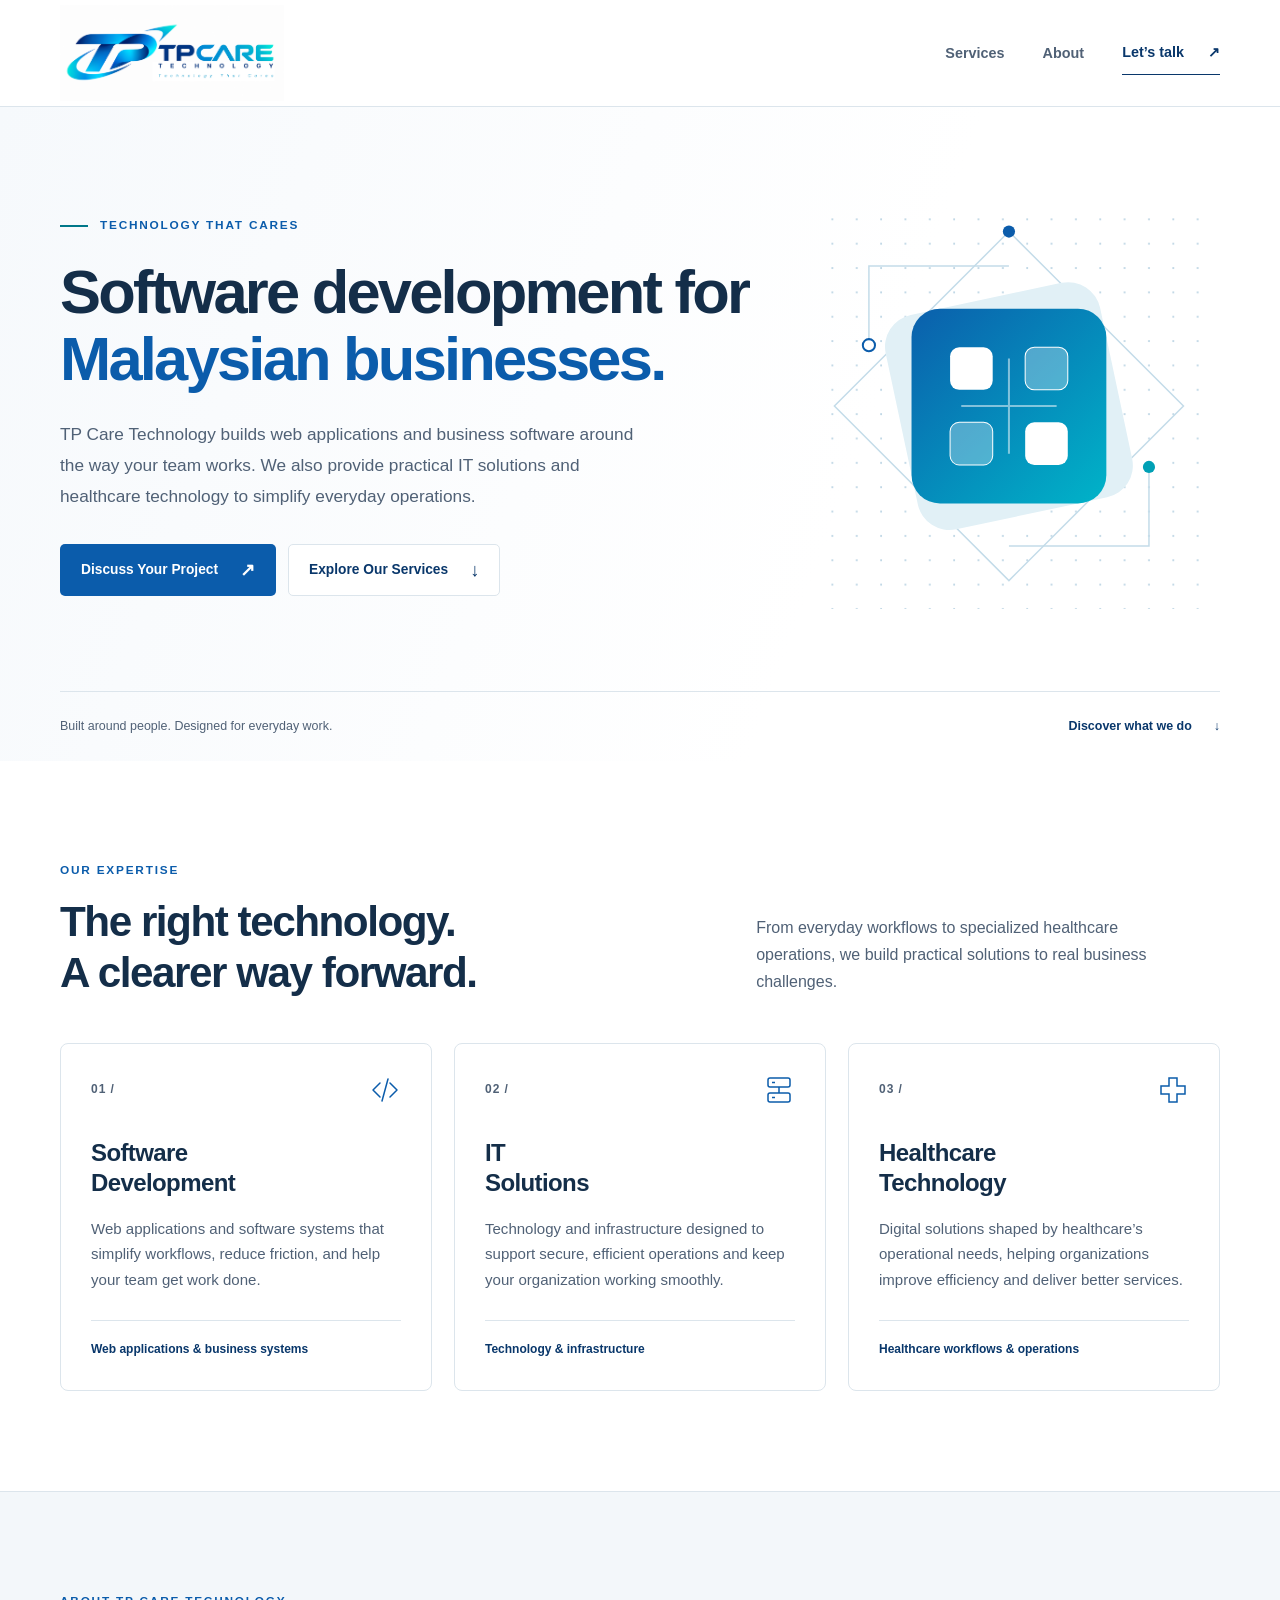
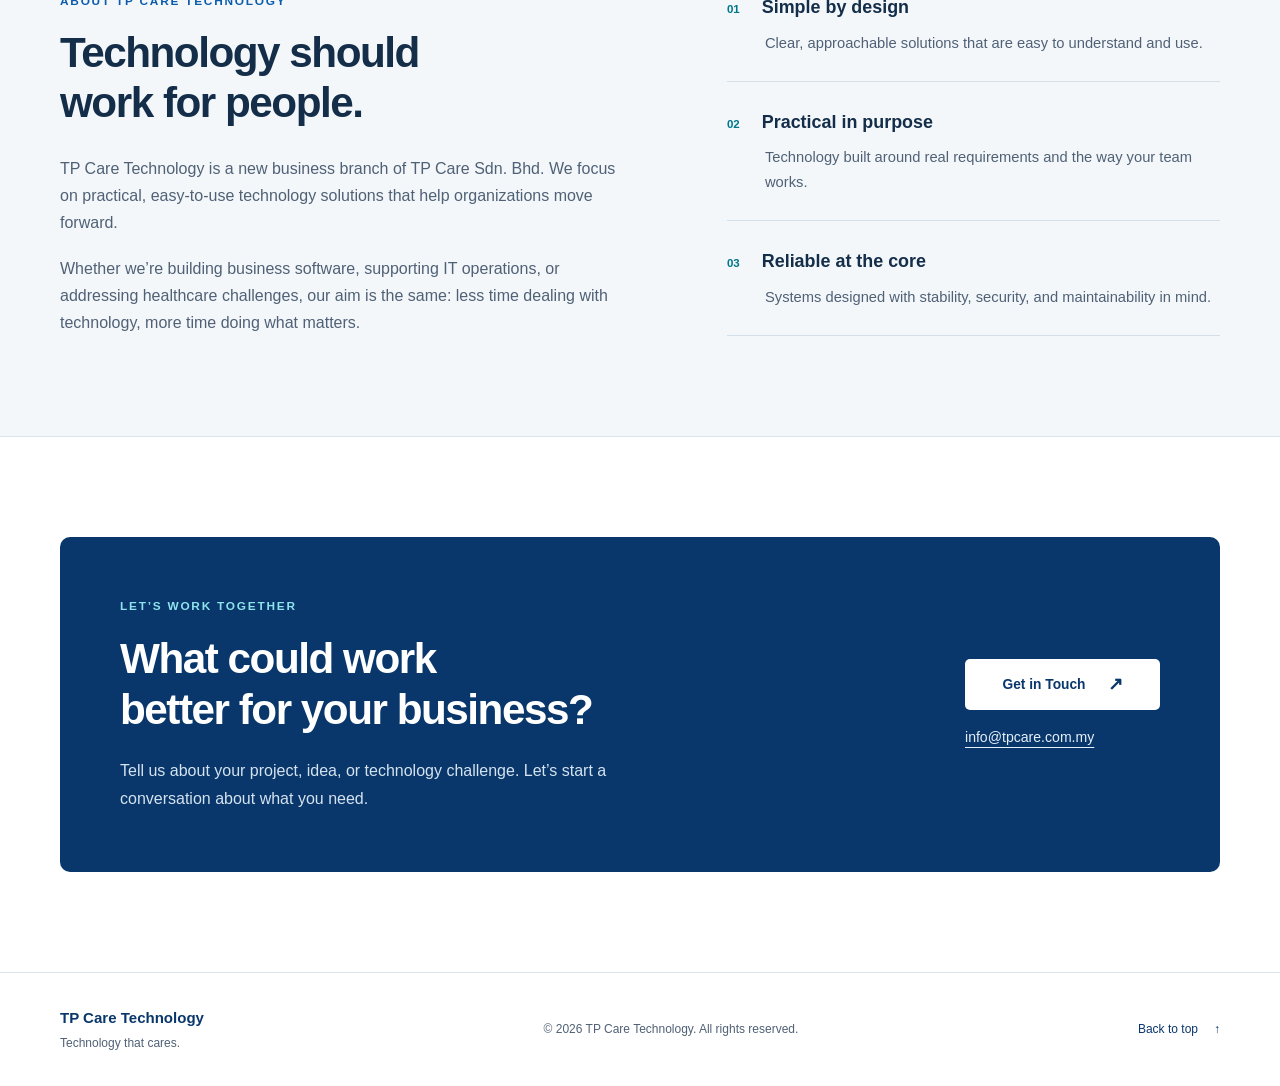
<file: index.html>
<!DOCTYPE html>
<html lang="en">
<head>
    <meta charset="UTF-8">
    <meta name="viewport" content="width=device-width, initial-scale=1.0">
    <meta name="description" content="TP Care Technology builds software and web applications for Malaysian businesses, with practical IT solutions and healthcare technology services.">
    <meta name="theme-color" content="#09376b">
    <title>Software Development in Malaysia | TP Care Technology</title>
    <link rel="canonical" href="https://tp-care-technology.github.io/">
    <script type="application/ld+json">
        {"@context":"https://schema.org","@type":"Organization","name":"TP Care Technology","url":"https://tp-care-technology.github.io/","logo":"https://tp-care-technology.github.io/assets/TPCT-logo.png","email":"info@tpcare.com.my","parentOrganization":{"@type":"Organization","name":"TP Care Sdn. Bhd."}}
    </script>
    <link rel="stylesheet" href="style.css?v=2">
    <link rel="icon" href="assets/favicon.ico" sizes="any">
</head>
<body id="top">
    <a class="skip-link" href="#main">Skip to content</a>

    <header class="site-header">
        <div class="container">
            <nav class="navigation" aria-label="Main navigation">
                <a class="logo" href="#top">
                    <img src="assets/TPCT-logo.png" alt="TP Care Technology | home" width="7652" height="3288">
                </a>
                <ul class="nav-links">
                    <li><a href="#services">Services</a></li>
                    <li><a href="#about">About</a></li>
                    <li><a class="nav-contact" href="#contact">Let’s talk <span aria-hidden="true">↗</span></a></li>
                </ul>
            </nav>
        </div>
    </header>

    <main id="main" tabindex="-1">
        <section class="hero" aria-labelledby="hero-title">
            <div class="container">
                <div class="hero-grid">
                    <div class="hero-content">
                        <p class="eyebrow"><span class="eyebrow-line" aria-hidden="true"></span>Technology that cares</p>
                        <h1 id="hero-title">Software development for <span>Malaysian businesses.</span></h1>
                        <p class="hero-description">TP Care Technology builds web applications and business software around the way your team works. We also provide practical IT solutions and healthcare technology to simplify everyday operations.</p>
                        <div class="buttons">
                            <a href="#contact" class="button button-primary">Discuss Your Project <span aria-hidden="true">↗</span></a>
                            <a href="#services" class="button button-secondary">Explore Our Services <span aria-hidden="true">↓</span></a>
                        </div>
                    </div>
                    <div class="hero-art" aria-hidden="true">
                        <svg viewBox="0 0 400 420" xmlns="http://www.w3.org/2000/svg">
                            <defs>
                                <linearGradient id="tile-gradient" x1="106" y1="100" x2="298" y2="310" gradientUnits="userSpaceOnUse">
                                    <stop class="art-gradient-start"/>
                                    <stop class="art-gradient-end" offset="1"/>
                                </linearGradient>
                                <pattern id="dot-grid" width="24" height="24" patternUnits="userSpaceOnUse">
                                    <circle class="art-pattern-dot" cx="2" cy="2" r="1"/>
                                </pattern>
                            </defs>
                            <rect x="10" y="10" width="380" height="400" fill="url(#dot-grid)"/>
                            <path class="art-guide" d="M62 150V72H200M200 348H338V270"/>
                            <path class="art-guide" d="M200 38 372 210 200 382 28 210Z"/>
                            <rect class="art-tile-shadow" x="92" y="102" width="216" height="216" transform="rotate(-12 200 210)"/>
                            <rect class="art-tile-face" x="104" y="114" width="192" height="192" fill="url(#tile-gradient)"/>
                            <path class="art-white-stroke art-strong-stroke art-half-opacity" d="M153 210H247M200 163V257"/>
                            <rect class="art-white-fill art-tile-cell" x="142" y="152" width="42" height="42"/>
                            <rect class="art-white-fill art-tile-cell art-muted-fill art-white-stroke" x="216" y="152" width="42" height="42"/>
                            <rect class="art-white-fill art-tile-cell art-muted-fill art-white-stroke" x="142" y="226" width="42" height="42"/>
                            <rect class="art-white-fill art-tile-cell" x="216" y="226" width="42" height="42"/>
                            <circle class="art-brand-fill" cx="200" cy="38" r="6"/>
                            <circle class="art-accent-dot" cx="338" cy="270" r="6"/>
                            <circle class="art-white-fill art-brand-stroke art-strong-stroke" cx="62" cy="150" r="6"/>
                        </svg>
                    </div>
                </div>
                <div class="hero-footnote">
                    <p>Built around people. Designed for everyday work.</p>
                    <a href="#services">Discover what we do <span aria-hidden="true">↓</span></a>
                </div>
            </div>
        </section>

        <section class="services section" id="services" aria-labelledby="services-title">
            <div class="container">
                <div class="section-header">
                    <div>
                        <p class="eyebrow">Our expertise</p>
                        <h2 id="services-title">The right technology.<br>A clearer way forward.</h2>
                    </div>
                    <p>From everyday workflows to specialized healthcare operations, we build practical solutions to real business challenges.</p>
                </div>
                <div class="service-grid">
                    <article class="service-card">
                        <div class="service-top"><span class="service-number">01 /</span><svg class="service-symbol service-symbol-code" viewBox="0 0 32 32" aria-hidden="true"><path d="m11 9-7 7 7 7m10-14 7 7-7 7M19 5l-6 22"/></svg></div>
                        <h3>Software<br> Development</h3>
                        <p>Web applications and software systems that simplify workflows, reduce friction, and help your team get work done.</p>
                        <p class="service-detail">Web applications &amp; business systems</p>
                    </article>
                    <article class="service-card">
                        <div class="service-top"><span class="service-number">02 /</span><svg class="service-symbol" viewBox="0 0 32 32" aria-hidden="true"><rect x="5" y="4" width="22" height="9"/><rect x="5" y="19" width="22" height="9"/><path d="M16 13v6M9 8.5h3M9 23.5h3"/></svg></div>
                        <h3>IT<br> Solutions</h3>
                        <p>Technology and infrastructure designed to support secure, efficient operations and keep your organization working smoothly.</p>
                        <p class="service-detail">Technology &amp; infrastructure</p>
                    </article>
                    <article class="service-card">
                        <div class="service-top"><span class="service-number">03 /</span><svg class="service-symbol" viewBox="0 0 32 32" aria-hidden="true"><path d="M12 4h8v8h8v8h-8v8h-8v-8H4v-8h8Z"/></svg></div>
                        <h3>Healthcare<br> Technology</h3>
                        <p>Digital solutions shaped by healthcare’s operational needs, helping organizations improve efficiency and deliver better services.</p>
                        <p class="service-detail">Healthcare workflows &amp; operations</p>
                    </article>
                </div>
            </div>
        </section>

        <section class="about section" id="about" aria-labelledby="about-title">
            <div class="container about-grid">
                <div class="about-content">
                    <p class="eyebrow">About TP Care Technology</p>
                    <h2 id="about-title">Technology should<br>work for people.</h2>
                    <p>TP Care Technology is a new business branch of TP Care Sdn. Bhd. We focus on practical, easy-to-use technology solutions that help organizations move forward.</p>
                    <p>Whether we’re building business software, supporting IT operations, or addressing healthcare challenges, our aim is the same: less time dealing with technology, more time doing what matters.</p>
                </div>
                <dl class="principles">
                    <div class="principle">
                        <dt><span aria-hidden="true">01</span> Simple by design</dt>
                        <dd>Clear, approachable solutions that are easy to understand and use.</dd>
                    </div>
                    <div class="principle">
                        <dt><span aria-hidden="true">02</span> Practical in purpose</dt>
                        <dd>Technology built around real requirements and the way your team works.</dd>
                    </div>
                    <div class="principle">
                        <dt><span aria-hidden="true">03</span> Reliable at the core</dt>
                        <dd>Systems designed with stability, security, and maintainability in mind.</dd>
                    </div>
                </dl>
            </div>
        </section>

        <section class="contact section" id="contact" aria-labelledby="contact-title">
            <div class="container">
                <div class="contact-panel">
                    <div class="contact-content">
                        <p class="eyebrow">Let’s work together</p>
                        <h2 id="contact-title">What could work<br>better for your business?</h2>
                        <p>Tell us about your project, idea, or technology challenge. Let’s start a conversation about what you need.</p>
                    </div>
                    <div class="contact-actions">
                        <a href="mailto:info@tpcare.com.my" class="button button-light">Get in Touch <span aria-hidden="true">↗</span></a>
                        <a class="email-link" href="mailto:info@tpcare.com.my">info@tpcare.com.my</a>
                    </div>
                </div>
            </div>
        </section>
    </main>

    <footer class="site-footer">
        <div class="container footer-content">
            <div><a class="footer-brand" href="#top">TP Care Technology</a><p>Technology that cares.</p></div>
            <p>© 2026 TP Care Technology. All rights reserved.</p>
            <a class="back-to-top" href="#top">Back to top <span aria-hidden="true">↑</span></a>
        </div>
    </footer>
</body>
</html>
</file>
<file: style.css>
:root {
    /* Semantic colors from the existing site palette */
    --color-brand: #09376b;
    --color-action: #0b5cab;
    --color-action-hover: #08447f;
    --color-accent: #007789;
    --color-heading: #142e49;
    --color-text: #506176;
    --color-surface-muted: #f3f7fa;
    --color-border: #dce5ec;
    --color-surface: #fff;
    --color-hero-start: #f6f9fc;
    --color-principle-border: #d4e0e9;
    --color-contact-accent: #8ee3ed;
    --color-contact-text: #d5e3ef;
    --color-button-light-hover: #dff6fa;
    --color-contact-link: #e4f0f8;
    --color-art-gradient-end: #00b5c9;
    --color-art-accent-dot: #00a0b5;
    --color-art-dot: #b8d2e2;
    --color-art-guide: #c4dce9;
    --color-art-tile: #e1f0f6;
    --color-transparent: transparent;
    --font-family-body: -apple-system, BlinkMacSystemFont, "Segoe UI", Roboto, Arial, sans-serif;
    --duration-fast: .2s;
    --header-offset: 125px;
    /* Type sizes */
    --font-size-0-68rem: .68rem;
    --font-size-0-72rem: .72rem;
    --font-size-0-74rem: .74rem;
    --font-size-0-75rem: .75rem;
    --font-size-0-78rem: .78rem;
    --font-size-0-84rem: .84rem;
    --font-size-0-9rem: .9rem;
    --font-size-display: clamp(2.7rem, 4.8vw, 4.2rem);
    --font-size-0-86rem: .86rem;
    --font-size-0-88rem: .88rem;
    --font-size-0-92rem: .92rem;
    --font-size-1-08rem: 1.08rem;
    --font-size-1-15rem: 1.15rem;
    --font-size-section-heading: clamp(2rem, 3.3vw, 2.7rem);
    --font-size-0-94rem: .94rem;
    --font-size-1rem: 1rem;
    --font-size-1-12rem: 1.12rem;
    --font-size-1-5rem: 1.5rem;
    --font-size-display-tablet: clamp(2.7rem, 7.5vw, 3.8rem);
    --font-size-1-9rem: 1.9rem;
    /* Type weights */
    --font-weight-600: 600;
    --font-weight-650: 650;
    --font-weight-700: 700;
    /* Line heights */
    --line-height-1: 1;
    --line-height-1-09: 1.09;
    --line-height-1-2: 1.2;
    --line-height-1-25: 1.25;
    --line-height-1-6: 1.6;
    --line-height-1-7: 1.7;
    --line-height-1-8: 1.8;
    /* Letter spacing */
    --tracking-display: -.045em;
    --tracking-heading: -.035em;
    --tracking-card: -.025em;
    --tracking-0-08em: .08em;
    --tracking-0-15em: .15em;
    /* Spacing */
    --space-3px: 3px;
    --space-4px: 4px;
    --space-5px: 5px;
    --space-8px: 8px;
    --space-12px: 12px;
    --space-13px: 13px;
    --space-16px: 16px;
    --space-17px: 17px;
    --space-18px: 18px;
    --space-20px: 20px;
    --space-22px: 22px;
    --space-24px: 24px;
    --space-25px: 25px;
    --space-26px: 26px;
    --space-28px: 28px;
    --space-30px: 30px;
    --space-32px: 32px;
    --space-36px: 36px;
    --space-38px: 38px;
    --space-40px: 40px;
    --space-42px: 42px;
    --space-44px: 44px;
    --space-50px: 50px;
    --space-54px: 54px;
    --space-60px: 60px;
    --space-64px: 64px;
    --space-68px: 68px;
    --space-70px: 70px;
    --space-78px: 78px;
    --space-100px: 100px;
    /* Component sizes */
    --size-2px: 2px;
    --size-28px: 28px;
    --size-32px: 32px;
    --size-40px: 40px;
    --size-44px: 44px;
    --size-48px: 48px;
    --size-50px: 50px;
    --size-52px: 52px;
    --size-80px: 80px;
    --size-106px: 106px;
    --size-190px: 190px;
    --size-195px: 195px;
    --size-224px: 224px;
    --size-440px: 440px;
    --size-490px: 490px;
    --size-550px: 550px;
    --size-580px: 580px;
    --size-590px: 590px;
    --size-620px: 620px;
    --size-740px: 740px;
    --size-1160px: 1160px;
    /* Radii */
    --radius-3px: 3px;
    --radius-5px: 5px;
    --radius-8px: 8px;
    --radius-10px: 10px;
    --radius-art-shadow: 32px;
    --radius-art-face: 28px;
    --radius-art-cell: 9px;
    --radius-icon: 2px;
    /* Strokes */
    --stroke-1px: 1px;
    --stroke-3px: 3px;
    --stroke-art-guide: 1.5px;
    --stroke-art-strong: 2px;
    --stroke-icon: 1.5px;
    /* Illustration opacity */
    --opacity-art-half: .5;
    --opacity-art-muted: .3;
}

* { box-sizing: border-box; }
html { scroll-behavior: smooth; scroll-padding-top: var(--header-offset); }
body { margin: 0; color: var(--color-text); background: var(--color-surface); font-family: var(--font-family-body); line-height: var(--line-height-1-7); }
h1, h2, h3, p, dl, dd { margin: 0; }
a { color: inherit; text-decoration: none; }
svg, img { display: block; max-width: 100%; }
a:focus-visible { outline: var(--stroke-3px) solid var(--color-action); outline-offset: var(--space-5px); border-radius: var(--radius-3px); }
.container { width: min(var(--size-1160px), calc(100% - var(--size-80px))); margin-inline: auto; }
.section { padding-block: var(--space-100px); }
.skip-link { position: fixed; top: var(--space-12px); left: var(--space-12px); z-index: 20; padding: var(--space-12px) var(--space-20px); color: var(--color-surface); background: var(--color-brand); transform: translateY(-180%); }
.skip-link:focus { transform: translateY(0); }

/* Header and navigation */
.site-header { position: sticky; top: 0; z-index: 10; background: var(--color-surface); border-bottom: var(--stroke-1px) solid var(--color-border); }
.navigation { min-height: var(--size-106px); display: flex; align-items: center; justify-content: space-between; gap: var(--space-24px); }
.logo { display: block; flex: 0 1 var(--size-224px); }
.logo img { width: var(--size-224px); height: auto; }
.nav-links { display: flex; align-items: center; gap: var(--space-38px); padding: 0; margin: 0; list-style: none; font-size: var(--font-size-0-9rem); font-weight: var(--font-weight-600); }
.nav-links a { display: inline-flex; align-items: center; min-height: var(--size-44px); }
.nav-links a:hover { color: var(--color-action); }
.nav-links .nav-contact { gap: var(--space-24px); color: var(--color-brand); border-bottom: var(--stroke-1px) solid var(--color-brand); }

/* Introduction */
.hero { background: linear-gradient(110deg, var(--color-hero-start), var(--color-surface) 65%); padding-top: var(--space-78px); }
.hero-grid { display: grid; grid-template-columns: 1.65fr 1fr; align-items: center; gap: var(--space-42px); }
.eyebrow { color: var(--color-action); font-size: var(--font-size-0-74rem); font-weight: var(--font-weight-700); line-height: var(--line-height-1-6); letter-spacing: var(--tracking-0-15em); text-transform: uppercase; margin-bottom: var(--space-24px); }
.hero .eyebrow { display: flex; align-items: center; gap: var(--space-12px); }
.eyebrow-line { width: var(--size-28px); height: var(--size-2px); background: var(--color-accent); }
h1, h2, h3 { color: var(--color-heading); }
h1 { max-width: var(--size-740px); font-size: var(--font-size-display); font-weight: var(--font-weight-650); line-height: var(--line-height-1-09); letter-spacing: var(--tracking-display); }
h1 span { color: var(--color-action); }
.hero-description { max-width: var(--size-580px); margin-top: var(--space-26px); font-size: var(--font-size-1-08rem); line-height: var(--line-height-1-8); }
.buttons { display: flex; flex-wrap: wrap; gap: var(--space-12px); margin-top: var(--space-32px); }
.button { display: inline-flex; justify-content: center; align-items: center; gap: var(--space-22px); min-height: var(--size-50px); padding: var(--space-13px) var(--space-20px); border: var(--stroke-1px) solid var(--color-transparent); border-radius: var(--radius-5px); font-size: var(--font-size-0-86rem); font-weight: var(--font-weight-600); transition: background-color var(--duration-fast), border-color var(--duration-fast); }
.button span { font-size: var(--font-size-1-15rem); line-height: var(--line-height-1); }
.button-primary { background: var(--color-action); color: var(--color-surface); }
.button-primary:hover { background: var(--color-action-hover); }
.button-secondary { color: var(--color-brand); border-color: var(--color-border); background: var(--color-surface); }
.button-secondary:hover { border-color: var(--color-action); background: var(--color-surface-muted); }
.hero-art { padding: var(--space-8px); }
.hero-art svg { width: 100%; height: auto; fill: none; }
.art-gradient-start { stop-color: var(--color-action); }
.art-gradient-end { stop-color: var(--color-art-gradient-end); }
.art-pattern-dot { fill: var(--color-art-dot); }
.art-guide { stroke: var(--color-art-guide); stroke-width: var(--stroke-art-guide); }
.art-tile-shadow { fill: var(--color-art-tile); rx: var(--radius-art-shadow); }
.art-tile-face { rx: var(--radius-art-face); }
.art-tile-cell { rx: var(--radius-art-cell); }
.art-white-fill { fill: var(--color-surface); }
.art-white-stroke { stroke: var(--color-surface); }
.art-strong-stroke { stroke-width: var(--stroke-art-strong); }
.art-half-opacity { opacity: var(--opacity-art-half); }
.art-muted-fill { fill-opacity: var(--opacity-art-muted); }
.art-brand-fill { fill: var(--color-action); }
.art-brand-stroke { stroke: var(--color-action); }
.art-accent-dot { fill: var(--color-art-accent-dot); }
.hero-footnote { display: flex; justify-content: space-between; gap: var(--space-20px); margin-top: var(--space-64px); padding-block: var(--space-24px); border-top: var(--stroke-1px) solid var(--color-border); font-size: var(--font-size-0-78rem); }
.hero-footnote a { display: inline-flex; gap: var(--space-22px); color: var(--color-brand); font-weight: var(--font-weight-600); }
.hero-footnote a:hover { text-decoration: underline; text-underline-offset: var(--space-4px); }

/* Services */
.section-header { display: grid; grid-template-columns: 1.35fr 1fr; gap: var(--space-70px); align-items: end; margin-bottom: var(--space-44px); }
.section-header .eyebrow, .about .eyebrow { margin-bottom: var(--space-17px); }
h2 { font-size: var(--font-size-section-heading); font-weight: var(--font-weight-600); line-height: var(--line-height-1-2); letter-spacing: var(--tracking-heading); }
.section-header > p { max-width: var(--size-440px); padding-bottom: var(--space-3px); }
.service-grid { display: grid; grid-template-columns: repeat(3, minmax(0, 1fr)); gap: var(--space-22px); }
.service-card { display: flex; flex-direction: column; padding: var(--space-30px); border: var(--stroke-1px) solid var(--color-border); border-radius: var(--radius-8px); background: var(--color-surface); }
.service-top { display: flex; justify-content: space-between; align-items: center; margin-bottom: var(--space-32px); }
.service-number { font-size: var(--font-size-0-75rem); font-weight: var(--font-weight-600); letter-spacing: var(--tracking-0-08em); }
.service-symbol { display: block; width: var(--size-32px); height: var(--size-32px); color: var(--color-action); fill: none; stroke: currentColor; stroke-width: var(--stroke-icon); }
.service-symbol-code { stroke-linecap: round; stroke-linejoin: round; }
.service-symbol rect { rx: var(--radius-icon); }
.service-card h3 { font-size: var(--font-size-1-5rem); line-height: var(--line-height-1-25); font-weight: var(--font-weight-600); letter-spacing: var(--tracking-card); margin-bottom: var(--space-18px); }
.service-card > p:not(.service-detail) { font-size: var(--font-size-0-94rem); margin-bottom: var(--space-28px); }
.service-card .service-detail { margin-top: auto; padding-top: var(--space-18px); border-top: var(--stroke-1px) solid var(--color-border); color: var(--color-brand); font-size: var(--font-size-0-75rem); font-weight: var(--font-weight-600); }

/* About and principles */
.about { background: var(--color-surface-muted); border-block: var(--stroke-1px) solid var(--color-border); }
.about-grid { display: grid; grid-template-columns: 1.15fr 1fr; gap: var(--space-100px); align-items: center; }
.about-content h2 { margin-bottom: var(--space-26px); }
.about-content > p:not(.eyebrow) + p { margin-top: var(--space-18px); }
.principle { padding-block: var(--space-25px); border-bottom: var(--stroke-1px) solid var(--color-principle-border); }
.principle:first-child { padding-top: 0; }
.principle dt { display: flex; align-items: baseline; gap: var(--space-22px); color: var(--color-heading); font-size: var(--font-size-1-12rem); font-weight: var(--font-weight-600); }
.principle dt span { color: var(--color-accent); font-size: var(--font-size-0-72rem); font-weight: var(--font-weight-700); }
.principle dd { margin: var(--space-8px) 0 0 var(--space-38px); font-size: var(--font-size-0-92rem); }

/* Contact and footer */
.not-found { padding-block: var(--space-100px); background: var(--color-hero-start); }
.not-found .hero-description { max-width: var(--size-550px); }
.not-found-help { margin-top: var(--space-40px); }
.not-found-help a { color: var(--color-action); text-decoration: underline; text-underline-offset: var(--space-4px); }
.not-found-help a:hover { color: var(--color-action-hover); }
.contact-panel { display: flex; align-items: center; justify-content: space-between; gap: var(--space-50px); padding: var(--space-60px); background: var(--color-brand); border-radius: var(--radius-10px); }
.contact-content { max-width: var(--size-590px); }
.contact .eyebrow { color: var(--color-contact-accent); margin-bottom: var(--space-18px); }
.contact h2 { color: var(--color-surface); }
.contact-content > p:last-child { max-width: var(--size-490px); margin-top: var(--space-22px); color: var(--color-contact-text); }
.contact-actions { display: flex; flex-direction: column; align-items: flex-start; gap: var(--space-16px); flex-shrink: 0; }
.button-light { color: var(--color-brand); background: var(--color-surface); min-width: var(--size-195px); }
.button-light:hover { background: var(--color-button-light-hover); }
.email-link { color: var(--color-contact-link); font-size: var(--font-size-0-88rem); text-decoration: underline; text-underline-offset: var(--space-5px); }
.email-link:hover { color: var(--color-surface); }
.contact-panel a:focus-visible { outline-color: var(--color-contact-accent); }
.site-footer { border-top: var(--stroke-1px) solid var(--color-border); padding-block: var(--space-32px); }
.footer-content { display: flex; justify-content: space-between; align-items: center; gap: var(--space-28px); font-size: var(--font-size-0-75rem); }
.footer-brand { display: inline-block; color: var(--color-brand); font-size: var(--font-size-0-94rem); font-weight: var(--font-weight-700); }
.footer-content > div p { margin-top: var(--space-3px); }
.back-to-top { display: inline-flex; align-items: center; gap: var(--space-16px); min-height: var(--size-44px); color: var(--color-brand); }
.footer-brand:hover, .back-to-top:hover { text-decoration: underline; text-underline-offset: var(--space-4px); }

/* Tablet and mobile */
@media (max-width: 1000px) {
    .container { width: calc(100% - var(--size-48px)); }
    .hero-grid { grid-template-columns: 1.7fr 1fr; gap: var(--space-20px); }
    .hero-art { padding: 0; }
    .section-header { gap: var(--space-40px); }
    .service-card { padding: var(--space-24px); }
    .about-grid { gap: var(--space-50px); }
    .contact-panel { padding: var(--space-40px); gap: var(--space-32px); }
}

@media (max-width: 760px) {
    .not-found { padding-block: var(--space-68px); }
    .section { padding-block: var(--space-68px); }
    .hero { padding-top: var(--space-54px); }
    .hero-grid { grid-template-columns: 1fr; }
    .hero-art { display: none; }
    h1 { max-width: var(--size-620px); font-size: var(--font-size-display-tablet); }
    .hero-description { max-width: var(--size-550px); }
    .hero-footnote { margin-top: var(--space-44px); }
    .hero-footnote > a { display: none; }
    .section-header, .about-grid { grid-template-columns: 1fr; gap: var(--space-28px); }
    .section-header > p { max-width: var(--size-550px); }
    .service-grid { grid-template-columns: 1fr; gap: var(--space-16px); }
    .service-card { padding: var(--space-28px); }
    .service-top { margin-bottom: var(--space-18px); }
    .service-card h3 br { display: none; }
    .service-card h3 { margin-bottom: var(--space-12px); }
    .about-grid { gap: var(--space-38px); }
    .contact-panel { align-items: flex-start; flex-direction: column; padding: var(--space-36px); }
    .footer-content { flex-wrap: wrap; }
    .footer-content > div { flex-basis: 100%; }
}

@media (max-width: 540px) {
    :root { --header-offset: 150px; }
    .container { width: calc(100% - var(--size-40px)); }
    .navigation { min-height: auto; flex-direction: column; align-items: flex-start; gap: 0; padding-bottom: var(--space-8px); }
    .logo { flex-basis: auto; }
    .logo img { width: var(--size-190px); }
    .nav-links { width: 100%; justify-content: space-between; gap: var(--space-16px); font-size: var(--font-size-0-84rem); }
    .nav-links .nav-contact { gap: var(--space-12px); border-bottom: 0; }
    .hero { padding-top: var(--space-40px); }
    .hero .eyebrow { font-size: var(--font-size-0-68rem); }
    .hero-description { font-size: var(--font-size-1rem); }
    .buttons { flex-direction: column; align-items: stretch; }
    .button { min-height: var(--size-52px); }
    .hero-footnote { font-size: var(--font-size-0-72rem); }
    .contact-panel { padding: var(--space-28px) var(--space-24px); }
    .contact h2 { font-size: var(--font-size-1-9rem); }
    .contact-actions { width: 100%; }
    .button-light { width: 100%; min-width: 0; }
    .email-link { overflow-wrap: anywhere; }
    .footer-content { gap: var(--space-16px); }
}

@media (prefers-reduced-motion: reduce) {
    html { scroll-behavior: auto; }
    *, *::before, *::after { transition: none !important; animation: none !important; }
}
</file>
